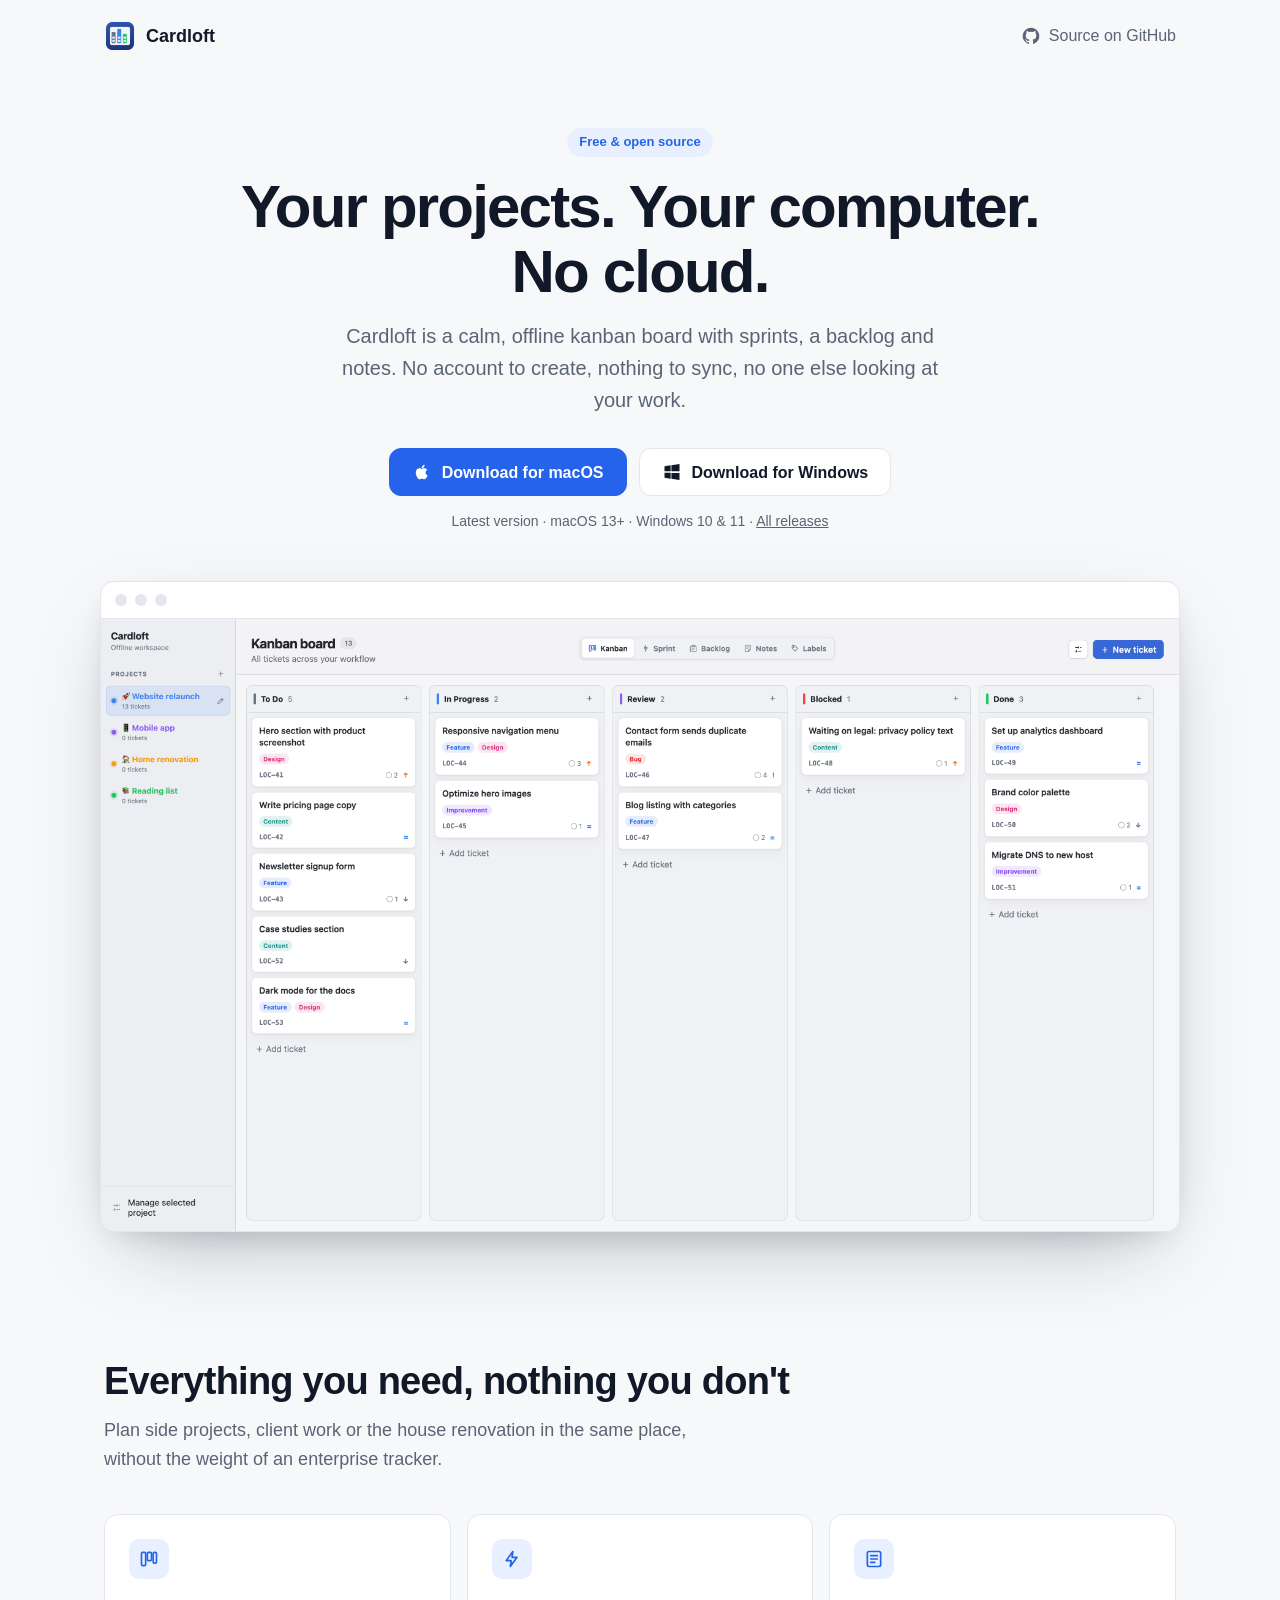
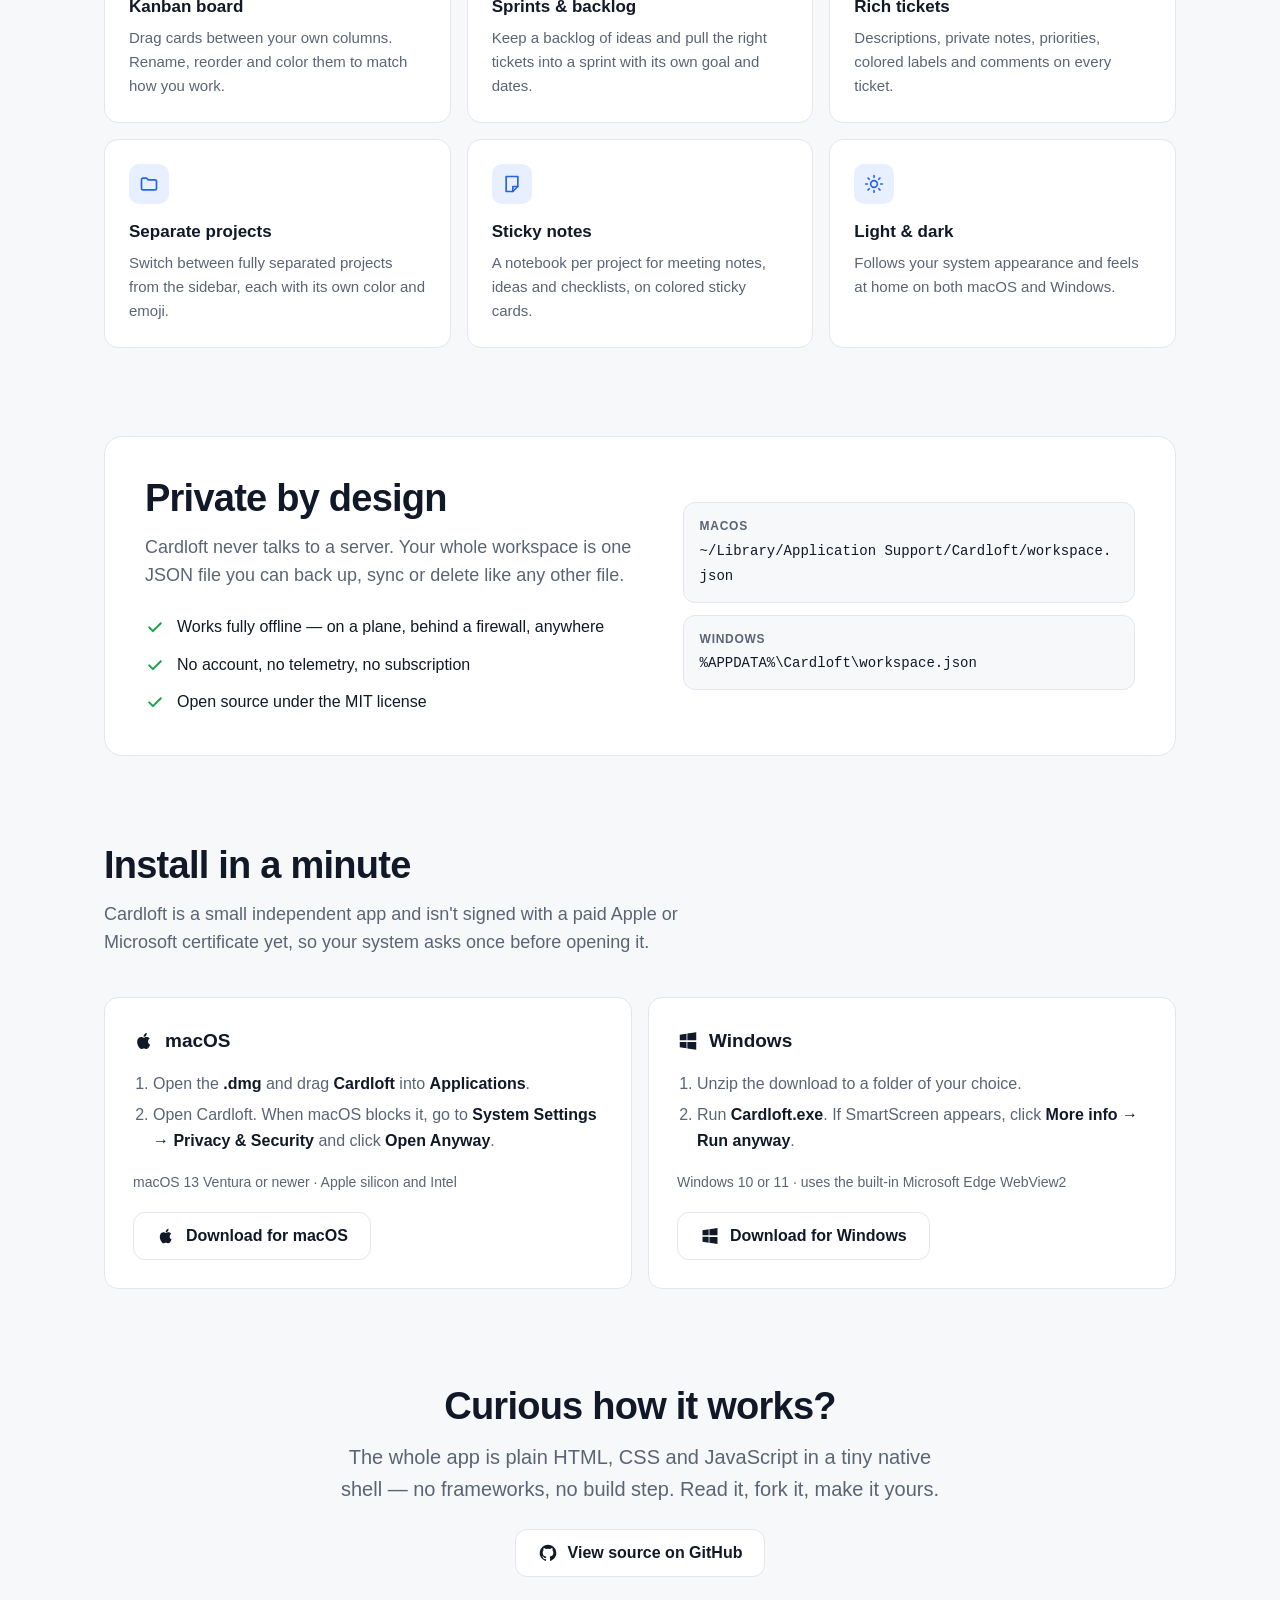
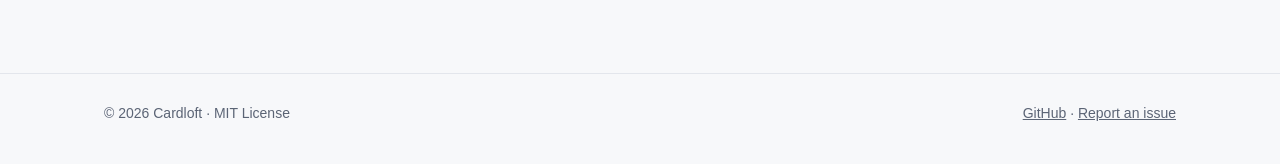
<file: docs/index.html>
<!doctype html>
<html lang="en">
<head>
  <meta charset="utf-8">
  <meta name="viewport" content="width=device-width, initial-scale=1">
  <meta name="color-scheme" content="light dark">
  <title>Cardloft — offline kanban for macOS and Windows</title>
  <meta name="description" content="Cardloft is a free, private kanban board with sprints, backlog and notes. No account, no cloud — your projects stay on your computer.">
  <meta property="og:title" content="Cardloft — offline kanban for macOS and Windows">
  <meta property="og:description" content="A free, private kanban board with sprints, backlog and notes. No account, no cloud.">
  <meta property="og:image" content="https://nikolaops.github.io/cardloft/assets/screenshot-light.png">
  <meta property="og:url" content="https://nikolaops.github.io/cardloft/">
  <meta name="twitter:card" content="summary_large_image">
  <link rel="icon" type="image/png" href="assets/favicon.png">
  <style>
    :root {
      --bg: #f7f8fa;
      --surface: #ffffff;
      --text: #111827;
      --muted: #5b6475;
      --border: #e3e6ec;
      --accent: #2563eb;
      --accent-strong: #1d4ed8;
      --accent-soft: #e8f0ff;
      --shadow: 0 30px 80px -30px rgba(17, 24, 39, .35), 0 10px 30px -15px rgba(17, 24, 39, .2);
    }
    @media (prefers-color-scheme: dark) {
      :root {
        --bg: #0f1218;
        --surface: #171b23;
        --text: #eef1f6;
        --muted: #9aa3b2;
        --border: #262c37;
        --accent: #4f8cff;
        --accent-strong: #3b7bff;
        --accent-soft: #1a2640;
        --shadow: 0 30px 80px -30px rgba(0, 0, 0, .8), 0 10px 30px -15px rgba(0, 0, 0, .6);
      }
    }
    * { box-sizing: border-box; }
    html { -webkit-text-size-adjust: 100%; }
    body {
      margin: 0;
      background: var(--bg);
      color: var(--text);
      font: 16px/1.6 -apple-system, BlinkMacSystemFont, "Segoe UI", Inter, Roboto, "Helvetica Neue", Arial, sans-serif;
      -webkit-font-smoothing: antialiased;
    }
    a { color: inherit; }
    .wrap { max-width: 1120px; margin: 0 auto; padding: 0 24px; }

    header { padding: 20px 0; }
    header .wrap { display: flex; align-items: center; justify-content: space-between; gap: 16px; }
    .brand { display: flex; align-items: center; gap: 10px; font-weight: 700; font-size: 18px; text-decoration: none; }
    .brand img { width: 32px; height: 32px; }
    .nav-link { display: inline-flex; align-items: center; gap: 8px; color: var(--muted); text-decoration: none; font-weight: 500; }
    .nav-link:hover { color: var(--text); }
    .nav-link svg { width: 20px; height: 20px; }

    .hero { text-align: center; padding: 56px 0 40px; }
    .eyebrow {
      display: inline-block; padding: 4px 12px; border-radius: 999px;
      background: var(--accent-soft); color: var(--accent); font-size: 13px; font-weight: 600;
    }
    h1 {
      margin: 18px auto 16px; max-width: 800px;
      font-size: clamp(36px, 6vw, 60px); line-height: 1.08; letter-spacing: -0.03em;
    }
    .lead { margin: 0 auto; max-width: 620px; color: var(--muted); font-size: clamp(17px, 2.2vw, 20px); }

    .downloads { display: flex; flex-wrap: wrap; justify-content: center; gap: 12px; margin-top: 32px; }
    .button {
      display: inline-flex; align-items: center; justify-content: center; gap: 10px;
      min-height: 48px; padding: 0 22px; border-radius: 12px;
      border: 1px solid var(--border); background: var(--surface);
      font-weight: 600; text-decoration: none; transition: transform .15s, background .15s, border-color .15s;
    }
    .button:hover { transform: translateY(-1px); border-color: var(--accent); }
    .button svg { width: 20px; height: 20px; flex: none; }
    .button.primary { background: var(--accent); border-color: var(--accent); color: #fff; }
    .button.primary:hover { background: var(--accent-strong); }
    .meta { margin-top: 14px; color: var(--muted); font-size: 14px; }

    .shot { margin: 48px auto 0; max-width: 1080px; }
    .window {
      border-radius: 14px; overflow: hidden; background: var(--surface);
      border: 1px solid var(--border); box-shadow: var(--shadow);
    }
    .window-bar { display: flex; gap: 8px; padding: 12px 14px; border-bottom: 1px solid var(--border); }
    .window-bar span { width: 12px; height: 12px; border-radius: 50%; background: var(--border); }
    .window img { display: block; width: 100%; height: auto; }

    section { padding: 88px 0 0; }
    h2 { margin: 0 0 12px; font-size: clamp(28px, 4vw, 38px); letter-spacing: -0.02em; line-height: 1.15; }
    .section-lead { margin: 0 0 40px; color: var(--muted); max-width: 640px; font-size: 18px; }

    .features { display: grid; grid-template-columns: repeat(3, 1fr); gap: 16px; }
    .feature { padding: 24px; border-radius: 14px; background: var(--surface); border: 1px solid var(--border); }
    .feature .icon {
      display: grid; place-items: center; width: 40px; height: 40px; margin-bottom: 14px;
      border-radius: 10px; background: var(--accent-soft); color: var(--accent);
    }
    .feature .icon svg { width: 20px; height: 20px; }
    .feature h3 { margin: 0 0 6px; font-size: 17px; }
    .feature p { margin: 0; color: var(--muted); font-size: 15px; }

    .private {
      display: grid; grid-template-columns: 1.1fr 1fr; gap: 40px; align-items: center;
      padding: 40px; border-radius: 18px; background: var(--surface); border: 1px solid var(--border);
    }
    .private ul { margin: 0; padding: 0; list-style: none; display: grid; gap: 12px; }
    .private li { display: flex; gap: 12px; align-items: flex-start; }
    .private li svg { width: 20px; height: 20px; flex: none; margin-top: 3px; color: #16a34a; }
    .paths { display: grid; gap: 12px; }
    .path { padding: 14px 16px; border-radius: 12px; background: var(--bg); border: 1px solid var(--border); }
    .path small { display: block; color: var(--muted); font-weight: 600; font-size: 12px; text-transform: uppercase; letter-spacing: .06em; }
    .path code { font: 14px/1.5 ui-monospace, SFMono-Regular, Menlo, Consolas, monospace; word-break: break-all; }

    .install { display: grid; grid-template-columns: 1fr 1fr; gap: 16px; }
    .install .card { padding: 28px; border-radius: 14px; background: var(--surface); border: 1px solid var(--border); }
    .install h3 { display: flex; align-items: center; gap: 10px; margin: 0 0 14px; font-size: 19px; }
    .install h3 svg { width: 22px; height: 22px; }
    .install ol { margin: 0 0 18px; padding-left: 20px; color: var(--muted); }
    .install li + li { margin-top: 6px; }
    .install strong { color: var(--text); }
    .install .requirements { margin: 0 0 18px; font-size: 14px; color: var(--muted); }

    .cta { text-align: center; padding: 96px 0 0; }
    .cta .downloads { margin-top: 24px; }

    footer { margin-top: 96px; padding: 28px 0 40px; border-top: 1px solid var(--border); color: var(--muted); font-size: 14px; }
    footer .wrap { display: flex; flex-wrap: wrap; justify-content: space-between; gap: 12px; }
    footer a { color: var(--muted); }

    @media (max-width: 860px) {
      .features { grid-template-columns: 1fr 1fr; }
      .private { grid-template-columns: 1fr; padding: 28px; gap: 28px; }
      .install { grid-template-columns: 1fr; }
    }
    @media (max-width: 560px) {
      .wrap { padding: 0 16px; }
      .hero { padding-top: 32px; }
      .features { grid-template-columns: 1fr; }
      .downloads .button { width: 100%; }
      .nav-link span { display: none; }
      section { padding-top: 64px; }
    }
  </style>
</head>
<body>
  <svg width="0" height="0" style="position:absolute" aria-hidden="true">
    <symbol id="i-apple" viewBox="0 0 24 24"><path fill="currentColor" d="M16.37 12.62c-.02-2.2 1.8-3.26 1.88-3.31-1.03-1.5-2.62-1.7-3.18-1.73-1.35-.14-2.64.8-3.33.8-.69 0-1.74-.78-2.87-.76-1.47.02-2.83.86-3.59 2.18-1.53 2.66-.39 6.6 1.1 8.76.73 1.06 1.6 2.24 2.73 2.2 1.1-.04 1.51-.71 2.84-.71 1.32 0 1.7.71 2.86.69 1.18-.02 1.93-1.07 2.65-2.13.84-1.22 1.18-2.41 1.2-2.47-.03-.01-2.3-.88-2.33-3.5zM14.2 6.16c.6-.74 1.01-1.75.9-2.77-.87.04-1.93.58-2.55 1.31-.56.64-1.05 1.68-.92 2.67.97.08 1.97-.49 2.57-1.21z"/></symbol>
    <symbol id="i-windows" viewBox="0 0 24 24"><path fill="currentColor" d="M3 5.1 10.4 4v7.1H3V5.1zm0 13.8 7.4 1.1v-7H3v5.9zm8.3 1.2L21 21.5v-8.4h-9.7v7zm0-16.2v7.2H21V2.5l-9.7 1.4z"/></symbol>
    <symbol id="i-github" viewBox="0 0 24 24"><path fill="currentColor" d="M12 2a10 10 0 0 0-3.16 19.49c.5.09.68-.22.68-.48v-1.7c-2.78.6-3.37-1.34-3.37-1.34-.45-1.16-1.11-1.46-1.11-1.46-.91-.62.07-.61.07-.61 1 .07 1.53 1.03 1.53 1.03.9 1.52 2.34 1.08 2.91.83.09-.65.35-1.09.63-1.34-2.22-.25-4.55-1.11-4.55-4.94 0-1.09.39-1.98 1.03-2.68-.1-.25-.45-1.27.1-2.65 0 0 .84-.27 2.75 1.02a9.58 9.58 0 0 1 5 0c1.91-1.29 2.75-1.02 2.75-1.02.55 1.38.2 2.4.1 2.65.64.7 1.03 1.59 1.03 2.68 0 3.84-2.34 4.68-4.57 4.93.36.31.68.92.68 1.85v2.74c0 .27.18.58.69.48A10 10 0 0 0 12 2z"/></symbol>
    <symbol id="i-check" viewBox="0 0 24 24"><path fill="none" stroke="currentColor" stroke-width="2.4" stroke-linecap="round" stroke-linejoin="round" d="m5 12.5 4.5 4.5L19 7.5"/></symbol>
  </svg>

  <header>
    <div class="wrap">
      <a class="brand" href="./"><img src="assets/icon.png" alt="" width="32" height="32">Cardloft</a>
      <a class="nav-link" href="https://github.com/nikolaops/cardloft"><svg><use href="#i-github"/></svg><span>Source on GitHub</span></a>
    </div>
  </header>

  <main>
    <div class="wrap hero">
      <span class="eyebrow">Free &amp; open source</span>
      <h1>Your projects. Your computer. No cloud.</h1>
      <p class="lead">Cardloft is a calm, offline kanban board with sprints, a backlog and notes. No account to create, nothing to sync, no one else looking at your work.</p>

      <div class="downloads" data-downloads>
        <a class="button" data-platform="macos" href="https://github.com/nikolaops/cardloft/releases/latest"><svg><use href="#i-apple"/></svg>Download for macOS</a>
        <a class="button" data-platform="windows" href="https://github.com/nikolaops/cardloft/releases/latest"><svg><use href="#i-windows"/></svg>Download for Windows</a>
      </div>
      <p class="meta"><span data-version>Latest version</span> · macOS 13+ · Windows 10 &amp; 11 · <a href="https://github.com/nikolaops/cardloft/releases">All releases</a></p>

      <div class="shot">
        <div class="window">
          <div class="window-bar" aria-hidden="true"><span></span><span></span><span></span></div>
          <picture>
            <source srcset="assets/screenshot-dark.png" media="(prefers-color-scheme: dark)">
            <img src="assets/screenshot-light.png" width="3520" height="2000" alt="Cardloft kanban board with To Do, In Progress, Review, Blocked and Done columns and a project sidebar">
          </picture>
        </div>
      </div>
    </div>

    <section>
      <div class="wrap">
        <h2>Everything you need, nothing you don't</h2>
        <p class="section-lead">Plan side projects, client work or the house renovation in the same place, without the weight of an enterprise tracker.</p>
        <div class="features">
          <div class="feature">
            <div class="icon"><svg viewBox="0 0 24 24" fill="none" stroke="currentColor" stroke-width="2" stroke-linecap="round"><rect x="3" y="4" width="5" height="16" rx="1.5"/><rect x="10" y="4" width="5" height="10" rx="1.5"/><rect x="17" y="4" width="4" height="13" rx="1.5"/></svg></div>
            <h3>Kanban board</h3>
            <p>Drag cards between your own columns. Rename, reorder and color them to match how you work.</p>
          </div>
          <div class="feature">
            <div class="icon"><svg viewBox="0 0 24 24" fill="none" stroke="currentColor" stroke-width="2" stroke-linecap="round" stroke-linejoin="round"><path d="M13 3 5 14h6l-1 7 8-11h-6z"/></svg></div>
            <h3>Sprints &amp; backlog</h3>
            <p>Keep a backlog of ideas and pull the right tickets into a sprint with its own goal and dates.</p>
          </div>
          <div class="feature">
            <div class="icon"><svg viewBox="0 0 24 24" fill="none" stroke="currentColor" stroke-width="2" stroke-linecap="round"><rect x="4" y="3" width="16" height="18" rx="2"/><path d="M8 8h8M8 12h8M8 16h5"/></svg></div>
            <h3>Rich tickets</h3>
            <p>Descriptions, private notes, priorities, colored labels and comments on every ticket.</p>
          </div>
          <div class="feature">
            <div class="icon"><svg viewBox="0 0 24 24" fill="none" stroke="currentColor" stroke-width="2" stroke-linecap="round" stroke-linejoin="round"><path d="M3 7a2 2 0 0 1 2-2h4l2 2h8a2 2 0 0 1 2 2v8a2 2 0 0 1-2 2H5a2 2 0 0 1-2-2z"/></svg></div>
            <h3>Separate projects</h3>
            <p>Switch between fully separated projects from the sidebar, each with its own color and emoji.</p>
          </div>
          <div class="feature">
            <div class="icon"><svg viewBox="0 0 24 24" fill="none" stroke="currentColor" stroke-width="2" stroke-linecap="round" stroke-linejoin="round"><path d="M5 3h14v12l-6 6H5z"/><path d="M13 21v-6h6"/></svg></div>
            <h3>Sticky notes</h3>
            <p>A notebook per project for meeting notes, ideas and checklists, on colored sticky cards.</p>
          </div>
          <div class="feature">
            <div class="icon"><svg viewBox="0 0 24 24" fill="none" stroke="currentColor" stroke-width="2" stroke-linecap="round" stroke-linejoin="round"><circle cx="12" cy="12" r="4"/><path d="M12 2v2M12 20v2M4.9 4.9l1.4 1.4M17.7 17.7l1.4 1.4M2 12h2M20 12h2M4.9 19.1l1.4-1.4M17.7 6.3l1.4-1.4"/></svg></div>
            <h3>Light &amp; dark</h3>
            <p>Follows your system appearance and feels at home on both macOS and Windows.</p>
          </div>
        </div>
      </div>
    </section>

    <section>
      <div class="wrap">
        <div class="private">
          <div>
            <h2>Private by design</h2>
            <p class="section-lead" style="margin-bottom:24px">Cardloft never talks to a server. Your whole workspace is one JSON file you can back up, sync or delete like any other file.</p>
            <ul>
              <li><svg><use href="#i-check"/></svg><span>Works fully offline — on a plane, behind a firewall, anywhere</span></li>
              <li><svg><use href="#i-check"/></svg><span>No account, no telemetry, no subscription</span></li>
              <li><svg><use href="#i-check"/></svg><span>Open source under the MIT license</span></li>
            </ul>
          </div>
          <div class="paths">
            <div class="path"><small>macOS</small><code>~/Library/Application Support/Cardloft/workspace.json</code></div>
            <div class="path"><small>Windows</small><code>%APPDATA%\Cardloft\workspace.json</code></div>
          </div>
        </div>
      </div>
    </section>

    <section>
      <div class="wrap">
        <h2>Install in a minute</h2>
        <p class="section-lead">Cardloft is a small independent app and isn't signed with a paid Apple or Microsoft certificate yet, so your system asks once before opening it.</p>
        <div class="install">
          <div class="card">
            <h3><svg><use href="#i-apple"/></svg>macOS</h3>
            <ol>
              <li>Open the <strong>.dmg</strong> and drag <strong>Cardloft</strong> into <strong>Applications</strong>.</li>
              <li>Open Cardloft. When macOS blocks it, go to <strong>System Settings → Privacy &amp; Security</strong> and click <strong>Open Anyway</strong>.</li>
            </ol>
            <p class="requirements">macOS 13 Ventura or newer · Apple silicon and Intel</p>
            <a class="button" data-platform="macos" href="https://github.com/nikolaops/cardloft/releases/latest"><svg><use href="#i-apple"/></svg>Download for macOS</a>
          </div>
          <div class="card">
            <h3><svg><use href="#i-windows"/></svg>Windows</h3>
            <ol>
              <li>Unzip the download to a folder of your choice.</li>
              <li>Run <strong>Cardloft.exe</strong>. If SmartScreen appears, click <strong>More info → Run anyway</strong>.</li>
            </ol>
            <p class="requirements">Windows 10 or 11 · uses the built-in Microsoft Edge WebView2</p>
            <a class="button" data-platform="windows" href="https://github.com/nikolaops/cardloft/releases/latest"><svg><use href="#i-windows"/></svg>Download for Windows</a>
          </div>
        </div>
      </div>
    </section>

    <div class="wrap cta">
      <h2>Curious how it works?</h2>
      <p class="lead">The whole app is plain HTML, CSS and JavaScript in a tiny native shell — no frameworks, no build step. Read it, fork it, make it yours.</p>
      <div class="downloads">
        <a class="button" href="https://github.com/nikolaops/cardloft"><svg><use href="#i-github"/></svg>View source on GitHub</a>
      </div>
    </div>
  </main>

  <footer>
    <div class="wrap">
      <span>© 2026 Cardloft · MIT License</span>
      <span><a href="https://github.com/nikolaops/cardloft">GitHub</a> · <a href="https://github.com/nikolaops/cardloft/issues">Report an issue</a></span>
    </div>
  </footer>

  <script>
    (() => {
      // Highlight the visitor's platform and point the buttons straight at the latest release files.
      const isWindows = /Windows/i.test(navigator.userAgent);
      const preferred = isWindows ? "windows" : "macos";
      const heroButtons = document.querySelector("[data-downloads]");
      const primary = heroButtons.querySelector(`[data-platform="${preferred}"]`);
      primary.classList.add("primary");
      heroButtons.prepend(primary);

      fetch("https://api.github.com/repos/nikolaops/cardloft/releases/latest")
        .then(response => response.ok ? response.json() : Promise.reject(response.status))
        .then(release => {
          const assets = { macos: /-macos\.dmg$/, windows: /-windows\.zip$/ };
          for (const [platform, pattern] of Object.entries(assets)) {
            const asset = release.assets.find(item => pattern.test(item.name));
            if (!asset) continue;
            document.querySelectorAll(`[data-platform="${platform}"]`).forEach(link => { link.href = asset.browser_download_url; });
          }
          document.querySelector("[data-version]").textContent = `Version ${release.tag_name.replace(/^v/, "")}`;
        })
        .catch(() => {});
    })();
  </script>
</body>
</html>
</file>
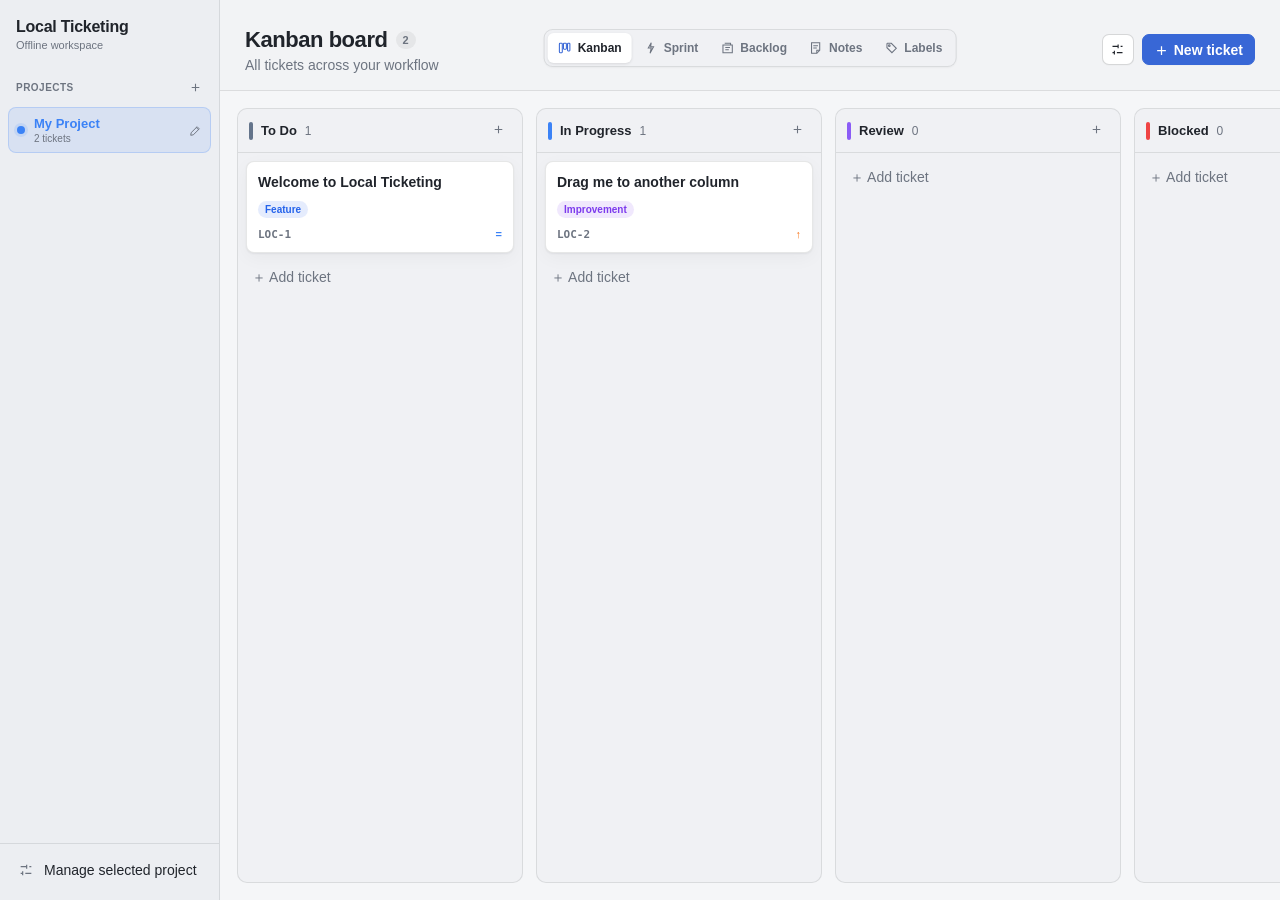
<file: Resources/index.html>
<!doctype html>
<html lang="en">
<head>
  <meta charset="utf-8">
  <meta name="viewport" content="width=device-width, initial-scale=1">
  <meta name="color-scheme" content="light dark">
  <title>Local Ticketing</title>
  <link rel="stylesheet" href="app.css">
</head>
<body>
  <div id="app"></div>
  <div id="modal-root"></div>
  <div id="toast" role="status"></div>
  <script src="app.js"></script>
</body>
</html>
</file>
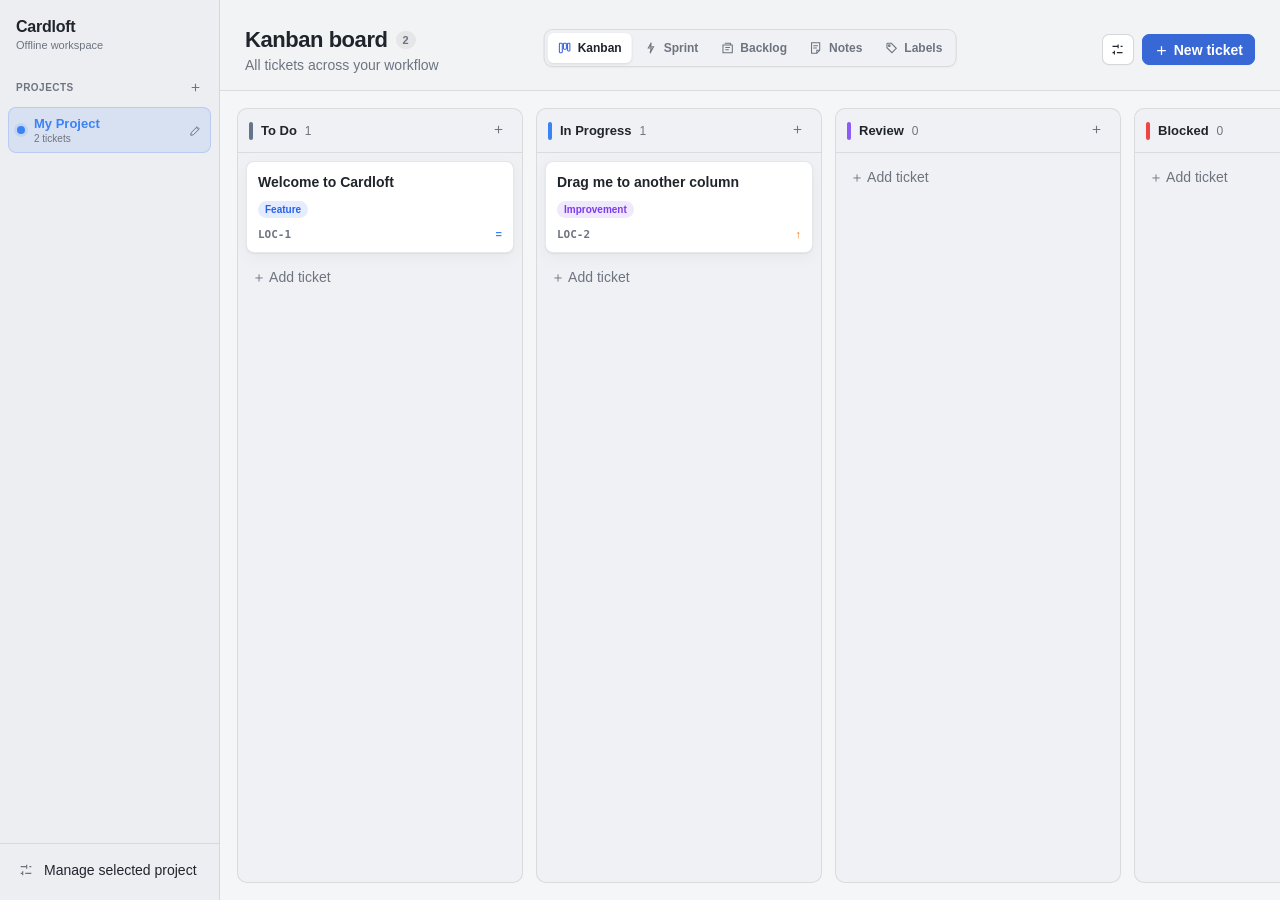
<file: web/index.html>
<!doctype html>
<html lang="en">
<head>
  <meta charset="utf-8">
  <meta name="viewport" content="width=device-width, initial-scale=1">
  <meta name="color-scheme" content="light dark">
  <title>Cardloft</title>
  <link rel="stylesheet" href="app.css">
</head>
<body>
  <div id="app"></div>
  <div id="modal-root"></div>
  <div id="toast" role="status"></div>
  <script src="app.js"></script>
</body>
</html>
</file>
<file: Resources/app.css>
:root {
  color-scheme: light dark;
  font-family: -apple-system, BlinkMacSystemFont, "SF Pro Text", "Helvetica Neue", sans-serif;
  font-size: 14px;
  --bg: #f5f6f8;
  --sidebar: #eceef2;
  --panel: #f0f1f4;
  --card: #ffffff;
  --text: #20242b;
  --muted: #6d7480;
  --border: rgba(32, 36, 43, .11);
  --border-strong: rgba(32, 36, 43, .18);
  --accent: #3867d6;
  --accent-hover: #2f59bc;
  --danger: #d64545;
  --shadow: 0 1px 2px rgba(20, 24, 32, .06), 0 5px 18px rgba(20, 24, 32, .04);
}

@media (prefers-color-scheme: dark) {
  :root {
    --bg: #191b1f;
    --sidebar: #202329;
    --panel: #23262c;
    --card: #2a2e35;
    --text: #f0f1f4;
    --muted: #a1a7b1;
    --border: rgba(255,255,255,.09);
    --border-strong: rgba(255,255,255,.16);
    --accent: #5b86e5;
    --accent-hover: #6e94e9;
    --shadow: 0 2px 8px rgba(0,0,0,.20);
  }
}

* { box-sizing: border-box; }
html, body, #app { width: 100%; height: 100%; margin: 0; overflow: hidden; }
body { background: var(--bg); color: var(--text); -webkit-user-select: none; }
button, input, textarea, select { font: inherit; color: inherit; }
button { cursor: default; }

.shell { display: grid; grid-template-columns: 220px 1fr; width: 100%; height: 100%; }
.sidebar {
  display: flex; flex-direction: column; min-width: 0;
  background: var(--sidebar); border-right: 1px solid var(--border);
}
.sidebar-brand { padding: 18px 16px 17px; }
.sidebar-brand strong { display: block; font-size: 16px; letter-spacing: -.25px; }
.sidebar-brand span { display: block; color: var(--muted); font-size: 11px; margin-top: 3px; }
.projects-heading { display: flex; align-items: center; padding: 7px 11px 7px 16px; color: var(--muted); font-size: 10px; font-weight: 700; letter-spacing: .48px; text-transform: uppercase; -webkit-app-region: no-drag; }
.projects-heading button { margin-left: auto; width: 25px; height: 25px; display: grid; place-items: center; border: 0; border-radius: 5px; background: transparent; color: var(--muted); }
.projects-heading button:hover { color: var(--text); background: rgba(127,127,127,.10); }
.projects-heading svg { width: 13px; height: 13px; }
.project-list { flex: 1; min-height: 0; overflow-y: auto; padding: 0 8px 10px; -webkit-app-region: no-drag; }
.project-row { position: relative; display: grid; grid-template-columns: minmax(0, 1fr) 27px; align-items: center; border-radius: 8px; margin-bottom: 3px; border: 1px solid transparent; }
.project-row:hover { background: rgba(127,127,127,.07); }
.project-row.active { background: color-mix(in srgb, var(--project-color) 11%, transparent); border-color: color-mix(in srgb, var(--project-color) 22%, transparent); }
.project-select { min-width: 0; display: flex; align-items: center; gap: 9px; padding: 8px 6px 8px 8px; border: 0; background: transparent; text-align: left; }
.project-dot { flex: 0 0 auto; width: 8px; height: 8px; border-radius: 50%; background: var(--project-color); box-shadow: 0 0 0 3px color-mix(in srgb, var(--project-color) 13%, transparent); }
.project-copy { min-width: 0; display: block; }
.project-copy strong { display: block; overflow: hidden; white-space: nowrap; text-overflow: ellipsis; font-size: 13px; font-weight: 650; }
.project-copy small { display: block; color: var(--muted); font-size: 10px; margin-top: 2px; }
.project-edit { width: 25px; height: 25px; display: grid; place-items: center; padding: 5px; border: 0; border-radius: 5px; background: transparent; color: var(--muted); opacity: 0; }
.project-row:hover .project-edit, .project-row.active .project-edit { opacity: 1; }
.project-edit:hover { color: var(--text); background: rgba(127,127,127,.11); }
.project-edit svg { width: 13px; height: 13px; }
.sidebar-footer button {
  width: 100%; display: flex; align-items: center; gap: 10px; border: 0; border-radius: 7px;
  background: transparent; padding: 8px 9px; text-align: left;
}
.sidebar-footer button:hover { background: rgba(127,127,127,.09); }
.sidebar-footer svg { width: 16px; height: 16px; color: var(--muted); }
.sidebar-footer { margin-top: auto; border-top: 1px solid var(--border); padding: 10px 9px 14px; -webkit-app-region: no-drag; }

.content { display: flex; flex-direction: column; min-width: 0; min-height: 0; }
.topbar {
  position: relative; min-height: 91px; display: flex; align-items: center; gap: 18px; padding: 25px 25px 16px;
  border-bottom: 1px solid var(--border); background: color-mix(in srgb, var(--panel) 55%, transparent);
}
.heading { min-width: 0; }
.heading-row { display: flex; align-items: center; gap: 8px; }
.heading h1 { font-size: 22px; letter-spacing: -.45px; margin: 0; }
.heading p { color: var(--muted); margin: 4px 0 0; white-space: nowrap; overflow: hidden; text-overflow: ellipsis; }
.count { font-size: 11px; font-weight: 650; color: var(--muted); padding: 3px 7px; border-radius: 999px; background: rgba(127,127,127,.11); }
.top-actions { display: flex; align-items: center; gap: 8px; margin-left: auto; -webkit-app-region: no-drag; }
.board-switcher { position: absolute; left: 50%; top: 29px; transform: translateX(-50%); display: flex; gap: 2px; padding: 3px; border: 1px solid var(--border); border-radius: 9px; background: var(--panel); box-shadow: 0 1px 2px rgba(0,0,0,.04); -webkit-app-region: no-drag; }
.board-switcher button { height: 30px; display: flex; align-items: center; gap: 6px; padding: 4px 10px; border: 0; border-radius: 6px; background: transparent; color: var(--muted); font-size: 12px; font-weight: 600; }
.board-switcher button:hover { color: var(--text); background: rgba(127,127,127,.08); }
.board-switcher button.active { color: var(--text); background: var(--card); box-shadow: 0 1px 3px rgba(0,0,0,.10); }
.board-switcher button.active svg { color: var(--accent); }
.board-switcher svg { width: 14px; height: 14px; }

.button, .icon-button {
  border: 1px solid var(--border-strong); border-radius: 7px; background: var(--card);
  min-height: 31px; padding: 5px 11px; box-shadow: 0 1px 1px rgba(0,0,0,.02);
}
.button:hover, .icon-button:hover { border-color: rgba(90,105,135,.40); }
.button.primary { color: white; border-color: var(--accent); background: var(--accent); font-weight: 600; }
.button.primary:hover { background: var(--accent-hover); }
.button.danger { color: var(--danger); }
.button:disabled { opacity: .45; }
.icon-button { width: 32px; padding: 5px; display: grid; place-items: center; }
.icon-button svg, .button svg { width: 15px; height: 15px; vertical-align: -3px; }
.button svg { margin-right: 5px; }

.sprint-picker { width: 180px; }
select, input, textarea {
  width: 100%; border: 1px solid var(--border-strong); border-radius: 7px; background: var(--card);
  outline: none; padding: 7px 9px; -webkit-user-select: text;
}
select:focus, input:focus, textarea:focus { border-color: var(--accent); box-shadow: 0 0 0 2px color-mix(in srgb, var(--accent) 18%, transparent); }
textarea { resize: vertical; min-height: 92px; line-height: 1.45; }

.board-wrap { min-height: 0; flex: 1; overflow: auto; padding: 17px; }
.board { display: flex; align-items: stretch; gap: 13px; min-width: min-content; height: 100%; }
.notes-wrap { min-height: 0; flex: 1; overflow-y: auto; padding: 22px; }
.notes-grid { display: grid; grid-template-columns: repeat(auto-fill, minmax(220px, 1fr)); align-items: start; gap: 15px; }
.sticky-note { position: relative; min-height: 205px; max-height: 290px; display: flex; flex-direction: column; align-items: stretch; overflow: hidden; padding: 18px 17px 14px; border: 1px solid rgba(70,65,45,.16); border-radius: 3px 12px 12px 12px; background: var(--note-color); color: #25251f; text-align: left; box-shadow: 0 2px 4px rgba(25,25,20,.08), 0 10px 24px rgba(25,25,20,.07); transition: transform .12s ease, box-shadow .12s ease; }
.sticky-note:hover { transform: translateY(-2px); box-shadow: 0 3px 6px rgba(25,25,20,.10), 0 14px 30px rgba(25,25,20,.09); }
.sticky-note strong { display: block; padding-right: 18px; font-size: 15px; line-height: 1.3; }
.sticky-body { flex: 1; display: -webkit-box; overflow: hidden; margin-top: 11px; white-space: pre-wrap; line-height: 1.48; color: rgba(35,35,29,.78); -webkit-line-clamp: 7; -webkit-box-orient: vertical; }
.sticky-note small { display: block; margin-top: 15px; color: rgba(35,35,29,.52); font-size: 10px; }
.sticky-fold { position: absolute; top: 0; right: 0; width: 24px; height: 24px; background: linear-gradient(225deg, rgba(255,255,255,.75) 0 49%, rgba(50,45,30,.12) 50% 53%, transparent 54%); }
.notes-empty { min-height: 0; flex: 1; display: grid; place-items: center; padding: 30px; text-align: center; color: var(--muted); }
.notes-empty > div { max-width: 390px; }
.notes-empty svg { width: 34px; height: 34px; }
.notes-empty h2 { margin: 12px 0 6px; color: var(--text); font-size: 18px; }
.notes-empty p { margin: 0 0 16px; line-height: 1.5; }
.note-editor { width: min(640px, 90vw); }
.note-body-input { min-height: 270px; resize: vertical; }
.note-color-picker { display: flex; align-items: center; gap: 8px; }
.note-color-picker > input[type="hidden"] { display: none; }
.note-color-choice { width: 30px; height: 30px; padding: 0; border: 2px solid var(--card); border-radius: 50%; background: var(--choice-color); box-shadow: 0 0 0 1px var(--border-strong); }
.note-color-choice:hover { transform: scale(1.06); }
.note-color-choice.selected { box-shadow: 0 0 0 2px var(--accent); }
.column {
  width: 286px; min-width: 286px; display: flex; flex-direction: column; min-height: 170px;
  background: var(--panel); border: 1px solid var(--border); border-radius: 10px;
}
.column.drag-over { border-color: var(--accent); box-shadow: inset 0 0 0 1px var(--accent); }
.column-head { min-height: 44px; display: flex; align-items: center; gap: 8px; padding: 9px 11px; border-bottom: 1px solid var(--border); }
.column-marker { width: 4px; height: 18px; border-radius: 3px; }
.column-head strong { font-size: 13px; }
.column-head .column-count { color: var(--muted); font-size: 12px; }
.column-head button { margin-left: auto; border: 0; background: transparent; color: var(--muted); width: 25px; height: 25px; border-radius: 5px; }
.column-head button:hover { background: rgba(127,127,127,.1); color: var(--text); }
.cards { min-height: 110px; overflow-y: auto; padding: 8px; flex: 1; }
.card {
  background: var(--card); border: 1px solid var(--border); border-radius: 8px; padding: 11px;
  box-shadow: var(--shadow); margin-bottom: 8px; cursor: grab; -webkit-user-select: none; user-select: none;
}
.card:hover { border-color: var(--border-strong); transform: translateY(-1px); }
.card.dragging { opacity: .45; cursor: grabbing; transform: scale(.98); }
body.dragging-ticket, body.dragging-ticket * { cursor: grabbing !important; }
.card-title { font-weight: 560; line-height: 1.35; margin-bottom: 9px; }
.labels { display: flex; flex-wrap: wrap; gap: 5px; margin-bottom: 10px; }
.pill { font-size: 10px; font-weight: 650; border-radius: 999px; padding: 3px 7px; }
.card-meta { display: flex; align-items: center; gap: 8px; color: var(--muted); font-size: 11px; }
.ticket-key { font-family: ui-monospace, SFMono-Regular, Menlo, monospace; font-weight: 600; }
.card-meta .spacer { flex: 1; }
.priority { font-weight: 800; }
.add-card { width: 100%; text-align: left; border: 0; color: var(--muted); background: transparent; padding: 8px 6px; border-radius: 6px; }
.add-card:hover { background: rgba(127,127,127,.07); color: var(--text); }

.empty { display: grid; place-items: center; flex: 1; text-align: center; color: var(--muted); }
.empty div { max-width: 330px; }
.empty h2 { color: var(--text); font-size: 18px; margin: 10px 0 5px; }
.empty p { line-height: 1.5; margin: 0 0 15px; }

.modal-backdrop {
  position: fixed; inset: 0; z-index: 100; background: rgba(12,15,20,.36); backdrop-filter: blur(2px);
  display: grid; place-items: center; padding: 28px;
}
.modal {
  width: min(660px, 90vw); max-height: 90vh; display: flex; flex-direction: column;
  background: var(--bg); border: 1px solid var(--border-strong); border-radius: 12px;
  box-shadow: 0 24px 80px rgba(0,0,0,.30); overflow: hidden;
}
.modal.wide { width: min(770px, 92vw); }
.modal.settings-modal { width: min(780px, 92vw); height: min(650px, 88vh); }
.modal-head { display: flex; align-items: center; gap: 12px; padding: 19px 21px 16px; border-bottom: 1px solid var(--border); }
.modal-head h2 { margin: 0; font-size: 20px; letter-spacing: -.3px; }
.modal-head p { margin: 3px 0 0; color: var(--muted); font-size: 13px; }
.modal-head .ticket-key { color: var(--muted); }
.modal-title-input { border: 0; background: transparent; box-shadow: none !important; padding: 2px 0; font-size: 20px; font-weight: 650; }
.modal-body { padding: 20px 21px; overflow-y: auto; -webkit-user-select: text; }
.modal-foot { display: flex; align-items: center; gap: 8px; padding: 13px 16px; border-top: 1px solid var(--border); background: var(--panel); }
.modal-foot .spacer { flex: 1; }
.field { margin-bottom: 17px; }
.field > label { display: block; color: var(--muted); font-size: 11px; font-weight: 650; margin-bottom: 6px; }
.form-grid { display: grid; grid-template-columns: repeat(3, 1fr); gap: 13px; }
.form-grid.two { grid-template-columns: repeat(2, 1fr); }
.project-appearance-fields { display: grid; grid-template-columns: minmax(150px, 1fr) 110px; gap: 13px; }
.project-color-input { height: 34px; padding: 3px; }
.emoji-picker-control { position: relative; }
.emoji-picker-control > input[type="hidden"] { display: none; }
.emoji-picker-trigger { width: 100%; height: 34px; display: flex; align-items: center; gap: 8px; padding: 4px 8px; border: 1px solid var(--border-strong); border-radius: 7px; background: var(--card); text-align: left; }
.emoji-picker-trigger:hover { border-color: rgba(90,105,135,.40); }
.emoji-preview { width: 24px; height: 24px; display: grid; place-items: center; border-radius: 5px; background: var(--panel); font-size: 16px; line-height: 1; }
.emoji-picker-label { color: var(--muted); font-size: 12px; }
.emoji-picker-popover { position: absolute; z-index: 20; left: 0; top: 39px; width: 294px; display: none; grid-template-columns: repeat(8, 30px); gap: 5px; padding: 9px; border: 1px solid var(--border-strong); border-radius: 9px; background: var(--card); box-shadow: 0 12px 35px rgba(0,0,0,.20); }
.emoji-picker-control.open .emoji-picker-popover { display: grid; }
.emoji-option { width: 30px; height: 30px; display: grid; place-items: center; padding: 0; border: 1px solid transparent; border-radius: 6px; background: transparent; font-size: 17px; }
.emoji-option:hover { background: var(--panel); border-color: var(--border); }
.emoji-option.selected { background: color-mix(in srgb, var(--accent) 13%, transparent); border-color: color-mix(in srgb, var(--accent) 45%, transparent); }
.emoji-option.emoji-none { grid-column: span 2; width: 65px; color: var(--muted); font-size: 11px; }
.label-picker { display: flex; flex-wrap: wrap; gap: 7px; }
.label-choice { border: 1px solid var(--border); border-radius: 999px; background: var(--panel); padding: 5px 9px; font-size: 12px; }
.label-choice.selected { font-weight: 600; }
.divider { height: 1px; background: var(--border); margin: 20px 0; }
.section-title { font-size: 14px; margin: 0 0 11px; }
.comment { padding: 11px; margin-bottom: 8px; border: 1px solid var(--border); border-radius: 8px; background: var(--panel); }
.comment-head { display: flex; color: var(--muted); font-size: 11px; margin-bottom: 6px; }
.comment-head span:last-child { margin-left: auto; }
.comment p { white-space: pre-wrap; margin: 0; line-height: 1.45; }
.comment-form { display: flex; align-items: flex-end; gap: 8px; }
.comment-form textarea { min-height: 36px; height: 36px; }
.created { color: var(--muted); font-size: 11px; }

.settings-layout { display: grid; grid-template-columns: 145px 1fr; min-height: 0; flex: 1; }
.settings-nav { padding: 13px 9px; border-right: 1px solid var(--border); background: var(--sidebar); }
.settings-nav button { width: 100%; border: 0; background: transparent; border-radius: 6px; padding: 8px; text-align: left; margin-bottom: 3px; }
.settings-nav button.active { background: rgba(86,104,142,.15); font-weight: 600; }
.settings-content { min-width: 0; overflow-y: auto; padding: 20px; }
.settings-content h3 { margin: 0; font-size: 16px; }
.settings-content > p { color: var(--muted); margin: 4px 0 18px; font-size: 13px; }
.setting-row { display: flex; align-items: center; gap: 8px; padding: 8px; margin-bottom: 7px; background: var(--panel); border: 1px solid var(--border); border-radius: 8px; }
.setting-row input { flex: 1; }
.color-select { width: 42px; height: 32px; padding: 3px; }
.mini-button { width: 29px; height: 29px; padding: 4px; border: 1px solid var(--border); border-radius: 6px; background: var(--card); }
.mini-button.danger { color: var(--danger); }
.new-row { display: flex; align-items: center; gap: 8px; margin-top: 13px; padding-top: 13px; border-top: 1px solid var(--border); }
.sprint-row strong { display: block; }
.sprint-row small { color: var(--muted); display: block; margin-top: 3px; }
.sprint-row .sprint-info { flex: 1; min-width: 0; }
.status-dot { width: 8px; height: 8px; border-radius: 50%; background: #22c55e; }
.status-dot.closed { background: var(--muted); opacity: .5; }
.toast { opacity: 1 !important; transform: translateY(0) !important; }
#toast { position: fixed; z-index: 300; left: 50%; bottom: 22px; transform: translate(-50%, 8px); opacity: 0; pointer-events: none; padding: 8px 12px; border-radius: 7px; background: #242831; color: white; box-shadow: var(--shadow); transition: .18s ease; }

@media (max-width: 1080px) {
  .shell { grid-template-columns: 194px 1fr; }
  .form-grid { grid-template-columns: 1fr; }
  .board-switcher button span { display: none; }
  .board-switcher button { width: 31px; justify-content: center; padding: 4px; }
  .sprint-picker { width: 135px; }
}
</file>
<file: web/app.css>
:root {
  color-scheme: light dark;
  font-family: -apple-system, BlinkMacSystemFont, "SF Pro Text", "Helvetica Neue", sans-serif;
  font-size: 14px;
  --bg: #f5f6f8;
  --sidebar: #eceef2;
  --panel: #f0f1f4;
  --card: #ffffff;
  --text: #20242b;
  --muted: #6d7480;
  --border: rgba(32, 36, 43, .11);
  --border-strong: rgba(32, 36, 43, .18);
  --accent: #3867d6;
  --accent-hover: #2f59bc;
  --danger: #d64545;
  --shadow: 0 1px 2px rgba(20, 24, 32, .06), 0 5px 18px rgba(20, 24, 32, .04);
}

@media (prefers-color-scheme: dark) {
  :root {
    --bg: #191b1f;
    --sidebar: #202329;
    --panel: #23262c;
    --card: #2a2e35;
    --text: #f0f1f4;
    --muted: #a1a7b1;
    --border: rgba(255,255,255,.09);
    --border-strong: rgba(255,255,255,.16);
    --accent: #5b86e5;
    --accent-hover: #6e94e9;
    --shadow: 0 2px 8px rgba(0,0,0,.20);
  }
}

* { box-sizing: border-box; }
html, body, #app { width: 100%; height: 100%; margin: 0; overflow: hidden; }
body { background: var(--bg); color: var(--text); -webkit-user-select: none; }
button, input, textarea, select { font: inherit; color: inherit; }
button { cursor: default; }

.shell { display: grid; grid-template-columns: 220px 1fr; width: 100%; height: 100%; }
.sidebar {
  display: flex; flex-direction: column; min-width: 0;
  background: var(--sidebar); border-right: 1px solid var(--border);
}
.sidebar-brand { padding: 18px 16px 17px; }
.sidebar-brand strong { display: block; font-size: 16px; letter-spacing: -.25px; }
.sidebar-brand span { display: block; color: var(--muted); font-size: 11px; margin-top: 3px; }
.projects-heading { display: flex; align-items: center; padding: 7px 11px 7px 16px; color: var(--muted); font-size: 10px; font-weight: 700; letter-spacing: .48px; text-transform: uppercase; -webkit-app-region: no-drag; }
.projects-heading button { margin-left: auto; width: 25px; height: 25px; display: grid; place-items: center; border: 0; border-radius: 5px; background: transparent; color: var(--muted); }
.projects-heading button:hover { color: var(--text); background: rgba(127,127,127,.10); }
.projects-heading svg { width: 13px; height: 13px; }
.project-list { flex: 1; min-height: 0; overflow-y: auto; padding: 0 8px 10px; -webkit-app-region: no-drag; }
.project-row { position: relative; display: grid; grid-template-columns: minmax(0, 1fr) 27px; align-items: center; border-radius: 8px; margin-bottom: 3px; border: 1px solid transparent; }
.project-row:hover { background: rgba(127,127,127,.07); }
.project-row.active { background: color-mix(in srgb, var(--project-color) 11%, transparent); border-color: color-mix(in srgb, var(--project-color) 22%, transparent); }
.project-select { min-width: 0; display: flex; align-items: center; gap: 9px; padding: 8px 6px 8px 8px; border: 0; background: transparent; text-align: left; }
.project-dot { flex: 0 0 auto; width: 8px; height: 8px; border-radius: 50%; background: var(--project-color); box-shadow: 0 0 0 3px color-mix(in srgb, var(--project-color) 13%, transparent); }
.project-copy { min-width: 0; display: block; }
.project-copy strong { display: block; overflow: hidden; white-space: nowrap; text-overflow: ellipsis; font-size: 13px; font-weight: 650; }
.project-copy small { display: block; color: var(--muted); font-size: 10px; margin-top: 2px; }
.project-edit { width: 25px; height: 25px; display: grid; place-items: center; padding: 5px; border: 0; border-radius: 5px; background: transparent; color: var(--muted); opacity: 0; }
.project-row:hover .project-edit, .project-row.active .project-edit { opacity: 1; }
.project-edit:hover { color: var(--text); background: rgba(127,127,127,.11); }
.project-edit svg { width: 13px; height: 13px; }
.sidebar-footer button {
  width: 100%; display: flex; align-items: center; gap: 10px; border: 0; border-radius: 7px;
  background: transparent; padding: 8px 9px; text-align: left;
}
.sidebar-footer button:hover { background: rgba(127,127,127,.09); }
.sidebar-footer svg { width: 16px; height: 16px; color: var(--muted); }
.sidebar-footer { margin-top: auto; border-top: 1px solid var(--border); padding: 10px 9px 14px; -webkit-app-region: no-drag; }

.content { display: flex; flex-direction: column; min-width: 0; min-height: 0; }
.topbar {
  position: relative; min-height: 91px; display: flex; align-items: center; gap: 18px; padding: 25px 25px 16px;
  border-bottom: 1px solid var(--border); background: color-mix(in srgb, var(--panel) 55%, transparent);
}
.heading { min-width: 0; }
.heading-row { display: flex; align-items: center; gap: 8px; }
.heading h1 { font-size: 22px; letter-spacing: -.45px; margin: 0; }
.heading p { color: var(--muted); margin: 4px 0 0; white-space: nowrap; overflow: hidden; text-overflow: ellipsis; }
.count { font-size: 11px; font-weight: 650; color: var(--muted); padding: 3px 7px; border-radius: 999px; background: rgba(127,127,127,.11); }
.top-actions { display: flex; align-items: center; gap: 8px; margin-left: auto; -webkit-app-region: no-drag; }
.board-switcher { position: absolute; left: 50%; top: 29px; transform: translateX(-50%); display: flex; gap: 2px; padding: 3px; border: 1px solid var(--border); border-radius: 9px; background: var(--panel); box-shadow: 0 1px 2px rgba(0,0,0,.04); -webkit-app-region: no-drag; }
.board-switcher button { height: 30px; display: flex; align-items: center; gap: 6px; padding: 4px 10px; border: 0; border-radius: 6px; background: transparent; color: var(--muted); font-size: 12px; font-weight: 600; }
.board-switcher button:hover { color: var(--text); background: rgba(127,127,127,.08); }
.board-switcher button.active { color: var(--text); background: var(--card); box-shadow: 0 1px 3px rgba(0,0,0,.10); }
.board-switcher button.active svg { color: var(--accent); }
.board-switcher svg { width: 14px; height: 14px; }

.button, .icon-button {
  border: 1px solid var(--border-strong); border-radius: 7px; background: var(--card);
  min-height: 31px; padding: 5px 11px; box-shadow: 0 1px 1px rgba(0,0,0,.02);
}
.button:hover, .icon-button:hover { border-color: rgba(90,105,135,.40); }
.button.primary { color: white; border-color: var(--accent); background: var(--accent); font-weight: 600; }
.button.primary:hover { background: var(--accent-hover); }
.button.danger { color: var(--danger); }
.button:disabled { opacity: .45; }
.icon-button { width: 32px; padding: 5px; display: grid; place-items: center; }
.icon-button svg, .button svg { width: 15px; height: 15px; vertical-align: -3px; }
.button svg { margin-right: 5px; }

.sprint-picker { width: 180px; }
select, input, textarea {
  width: 100%; border: 1px solid var(--border-strong); border-radius: 7px; background: var(--card);
  outline: none; padding: 7px 9px; -webkit-user-select: text;
}
select:focus, input:focus, textarea:focus { border-color: var(--accent); box-shadow: 0 0 0 2px color-mix(in srgb, var(--accent) 18%, transparent); }
textarea { resize: vertical; min-height: 92px; line-height: 1.45; }

.board-wrap { min-height: 0; flex: 1; overflow: auto; padding: 17px; }
.board { display: flex; align-items: stretch; gap: 13px; min-width: min-content; height: 100%; }
.notes-wrap { min-height: 0; flex: 1; overflow-y: auto; padding: 22px; }
.notes-grid { display: grid; grid-template-columns: repeat(auto-fill, minmax(220px, 1fr)); align-items: start; gap: 15px; }
.sticky-note { position: relative; min-height: 205px; max-height: 290px; display: flex; flex-direction: column; align-items: stretch; overflow: hidden; padding: 18px 17px 14px; border: 1px solid rgba(70,65,45,.16); border-radius: 3px 12px 12px 12px; background: var(--note-color); color: #25251f; text-align: left; box-shadow: 0 2px 4px rgba(25,25,20,.08), 0 10px 24px rgba(25,25,20,.07); transition: transform .12s ease, box-shadow .12s ease; }
.sticky-note:hover { transform: translateY(-2px); box-shadow: 0 3px 6px rgba(25,25,20,.10), 0 14px 30px rgba(25,25,20,.09); }
.sticky-note strong { display: block; padding-right: 18px; font-size: 15px; line-height: 1.3; }
.sticky-body { flex: 1; display: -webkit-box; overflow: hidden; margin-top: 11px; white-space: pre-wrap; line-height: 1.48; color: rgba(35,35,29,.78); -webkit-line-clamp: 7; -webkit-box-orient: vertical; }
.sticky-note small { display: block; margin-top: 15px; color: rgba(35,35,29,.52); font-size: 10px; }
.sticky-fold { position: absolute; top: 0; right: 0; width: 24px; height: 24px; background: linear-gradient(225deg, rgba(255,255,255,.75) 0 49%, rgba(50,45,30,.12) 50% 53%, transparent 54%); }
.notes-empty { min-height: 0; flex: 1; display: grid; place-items: center; padding: 30px; text-align: center; color: var(--muted); }
.notes-empty > div { max-width: 390px; }
.notes-empty svg { width: 34px; height: 34px; }
.notes-empty h2 { margin: 12px 0 6px; color: var(--text); font-size: 18px; }
.notes-empty p { margin: 0 0 16px; line-height: 1.5; }
.note-editor { width: min(640px, 90vw); }
.note-body-input { min-height: 270px; resize: vertical; }
.note-color-picker { display: flex; align-items: center; gap: 8px; }
.note-color-picker > input[type="hidden"] { display: none; }
.note-color-choice { width: 30px; height: 30px; padding: 0; border: 2px solid var(--card); border-radius: 50%; background: var(--choice-color); box-shadow: 0 0 0 1px var(--border-strong); }
.note-color-choice:hover { transform: scale(1.06); }
.note-color-choice.selected { box-shadow: 0 0 0 2px var(--accent); }
.column {
  width: 286px; min-width: 286px; display: flex; flex-direction: column; min-height: 170px;
  background: var(--panel); border: 1px solid var(--border); border-radius: 10px;
}
.column.drag-over { border-color: var(--accent); box-shadow: inset 0 0 0 1px var(--accent); }
.column-head { min-height: 44px; display: flex; align-items: center; gap: 8px; padding: 9px 11px; border-bottom: 1px solid var(--border); }
.column-marker { width: 4px; height: 18px; border-radius: 3px; }
.column-head strong { font-size: 13px; }
.column-head .column-count { color: var(--muted); font-size: 12px; }
.column-head button { margin-left: auto; border: 0; background: transparent; color: var(--muted); width: 25px; height: 25px; border-radius: 5px; }
.column-head button:hover { background: rgba(127,127,127,.1); color: var(--text); }
.cards { min-height: 110px; overflow-y: auto; padding: 8px; flex: 1; }
.card {
  background: var(--card); border: 1px solid var(--border); border-radius: 8px; padding: 11px;
  box-shadow: var(--shadow); margin-bottom: 8px; cursor: grab; -webkit-user-select: none; user-select: none;
}
.card:hover { border-color: var(--border-strong); transform: translateY(-1px); }
.card.dragging { opacity: .45; cursor: grabbing; transform: scale(.98); }
body.dragging-ticket, body.dragging-ticket * { cursor: grabbing !important; }
.card-title { font-weight: 560; line-height: 1.35; margin-bottom: 9px; }
.labels { display: flex; flex-wrap: wrap; gap: 5px; margin-bottom: 10px; }
.pill { font-size: 10px; font-weight: 650; border-radius: 999px; padding: 3px 7px; }
.card-meta { display: flex; align-items: center; gap: 8px; color: var(--muted); font-size: 11px; }
.ticket-key { font-family: ui-monospace, SFMono-Regular, Menlo, monospace; font-weight: 600; }
.card-meta .spacer { flex: 1; }
.priority { font-weight: 800; }
.add-card { width: 100%; text-align: left; border: 0; color: var(--muted); background: transparent; padding: 8px 6px; border-radius: 6px; }
.add-card:hover { background: rgba(127,127,127,.07); color: var(--text); }

.empty { display: grid; place-items: center; flex: 1; text-align: center; color: var(--muted); }
.empty div { max-width: 330px; }
.empty h2 { color: var(--text); font-size: 18px; margin: 10px 0 5px; }
.empty p { line-height: 1.5; margin: 0 0 15px; }

.modal-backdrop {
  position: fixed; inset: 0; z-index: 100; background: rgba(12,15,20,.36); backdrop-filter: blur(2px);
  display: grid; place-items: center; padding: 28px;
}
.modal {
  width: min(660px, 90vw); max-height: 90vh; display: flex; flex-direction: column;
  background: var(--bg); border: 1px solid var(--border-strong); border-radius: 12px;
  box-shadow: 0 24px 80px rgba(0,0,0,.30); overflow: hidden;
}
.modal.wide { width: min(770px, 92vw); }
.modal.settings-modal { width: min(780px, 92vw); height: min(650px, 88vh); }
.modal-head { display: flex; align-items: center; gap: 12px; padding: 19px 21px 16px; border-bottom: 1px solid var(--border); }
.modal-head h2 { margin: 0; font-size: 20px; letter-spacing: -.3px; }
.modal-head p { margin: 3px 0 0; color: var(--muted); font-size: 13px; }
.modal-head .ticket-key { color: var(--muted); }
.modal-title-input { border: 0; background: transparent; box-shadow: none !important; padding: 2px 0; font-size: 20px; font-weight: 650; }
.modal-body { padding: 20px 21px; overflow-y: auto; -webkit-user-select: text; }
.modal-foot { display: flex; align-items: center; gap: 8px; padding: 13px 16px; border-top: 1px solid var(--border); background: var(--panel); }
.modal-foot .spacer { flex: 1; }
.field { margin-bottom: 17px; }
.field > label { display: block; color: var(--muted); font-size: 11px; font-weight: 650; margin-bottom: 6px; }
.form-grid { display: grid; grid-template-columns: repeat(3, 1fr); gap: 13px; }
.form-grid.two { grid-template-columns: repeat(2, 1fr); }
.project-appearance-fields { display: grid; grid-template-columns: minmax(150px, 1fr) 110px; gap: 13px; }
.project-color-input { height: 34px; padding: 3px; }
.emoji-picker-control { position: relative; }
.emoji-picker-control > input[type="hidden"] { display: none; }
.emoji-picker-trigger { width: 100%; height: 34px; display: flex; align-items: center; gap: 8px; padding: 4px 8px; border: 1px solid var(--border-strong); border-radius: 7px; background: var(--card); text-align: left; }
.emoji-picker-trigger:hover { border-color: rgba(90,105,135,.40); }
.emoji-preview { width: 24px; height: 24px; display: grid; place-items: center; border-radius: 5px; background: var(--panel); font-size: 16px; line-height: 1; }
.emoji-picker-label { color: var(--muted); font-size: 12px; }
.emoji-picker-popover { position: absolute; z-index: 20; left: 0; top: 39px; width: 294px; display: none; grid-template-columns: repeat(8, 30px); gap: 5px; padding: 9px; border: 1px solid var(--border-strong); border-radius: 9px; background: var(--card); box-shadow: 0 12px 35px rgba(0,0,0,.20); }
.emoji-picker-control.open .emoji-picker-popover { display: grid; }
.emoji-option { width: 30px; height: 30px; display: grid; place-items: center; padding: 0; border: 1px solid transparent; border-radius: 6px; background: transparent; font-size: 17px; }
.emoji-option:hover { background: var(--panel); border-color: var(--border); }
.emoji-option.selected { background: color-mix(in srgb, var(--accent) 13%, transparent); border-color: color-mix(in srgb, var(--accent) 45%, transparent); }
.emoji-option.emoji-none { grid-column: span 2; width: 65px; color: var(--muted); font-size: 11px; }
.label-picker { display: flex; flex-wrap: wrap; gap: 7px; }
.label-choice { border: 1px solid var(--border); border-radius: 999px; background: var(--panel); padding: 5px 9px; font-size: 12px; }
.label-choice.selected { font-weight: 600; }
.divider { height: 1px; background: var(--border); margin: 20px 0; }
.section-title { font-size: 14px; margin: 0 0 11px; }
.comment { padding: 11px; margin-bottom: 8px; border: 1px solid var(--border); border-radius: 8px; background: var(--panel); }
.comment-head { display: flex; color: var(--muted); font-size: 11px; margin-bottom: 6px; }
.comment-head span:last-child { margin-left: auto; }
.comment p { white-space: pre-wrap; margin: 0; line-height: 1.45; }
.comment-form { display: flex; align-items: flex-end; gap: 8px; }
.comment-form textarea { min-height: 36px; height: 36px; }
.created { color: var(--muted); font-size: 11px; }

.settings-layout { display: grid; grid-template-columns: 145px 1fr; min-height: 0; flex: 1; }
.settings-nav { padding: 13px 9px; border-right: 1px solid var(--border); background: var(--sidebar); }
.settings-nav button { width: 100%; border: 0; background: transparent; border-radius: 6px; padding: 8px; text-align: left; margin-bottom: 3px; }
.settings-nav button.active { background: rgba(86,104,142,.15); font-weight: 600; }
.settings-content { min-width: 0; overflow-y: auto; padding: 20px; }
.settings-content h3 { margin: 0; font-size: 16px; }
.settings-content > p { color: var(--muted); margin: 4px 0 18px; font-size: 13px; }
.setting-row { display: flex; align-items: center; gap: 8px; padding: 8px; margin-bottom: 7px; background: var(--panel); border: 1px solid var(--border); border-radius: 8px; }
.setting-row input { flex: 1; }
.color-select { width: 42px; height: 32px; padding: 3px; }
.mini-button { width: 29px; height: 29px; padding: 4px; border: 1px solid var(--border); border-radius: 6px; background: var(--card); }
.mini-button.danger { color: var(--danger); }
.new-row { display: flex; align-items: center; gap: 8px; margin-top: 13px; padding-top: 13px; border-top: 1px solid var(--border); }
.sprint-row strong { display: block; }
.sprint-row small { color: var(--muted); display: block; margin-top: 3px; }
.sprint-row .sprint-info { flex: 1; min-width: 0; }
.status-dot { width: 8px; height: 8px; border-radius: 50%; background: #22c55e; }
.status-dot.closed { background: var(--muted); opacity: .5; }
.toast { opacity: 1 !important; transform: translateY(0) !important; }
#toast { position: fixed; z-index: 300; left: 50%; bottom: 22px; transform: translate(-50%, 8px); opacity: 0; pointer-events: none; padding: 8px 12px; border-radius: 7px; background: #242831; color: white; box-shadow: var(--shadow); transition: .18s ease; }

@media (max-width: 1080px) {
  .shell { grid-template-columns: 194px 1fr; }
  .form-grid { grid-template-columns: 1fr; }
  .board-switcher button span { display: none; }
  .board-switcher button { width: 31px; justify-content: center; padding: 4px; }
  .sprint-picker { width: 135px; }
}
</file>
